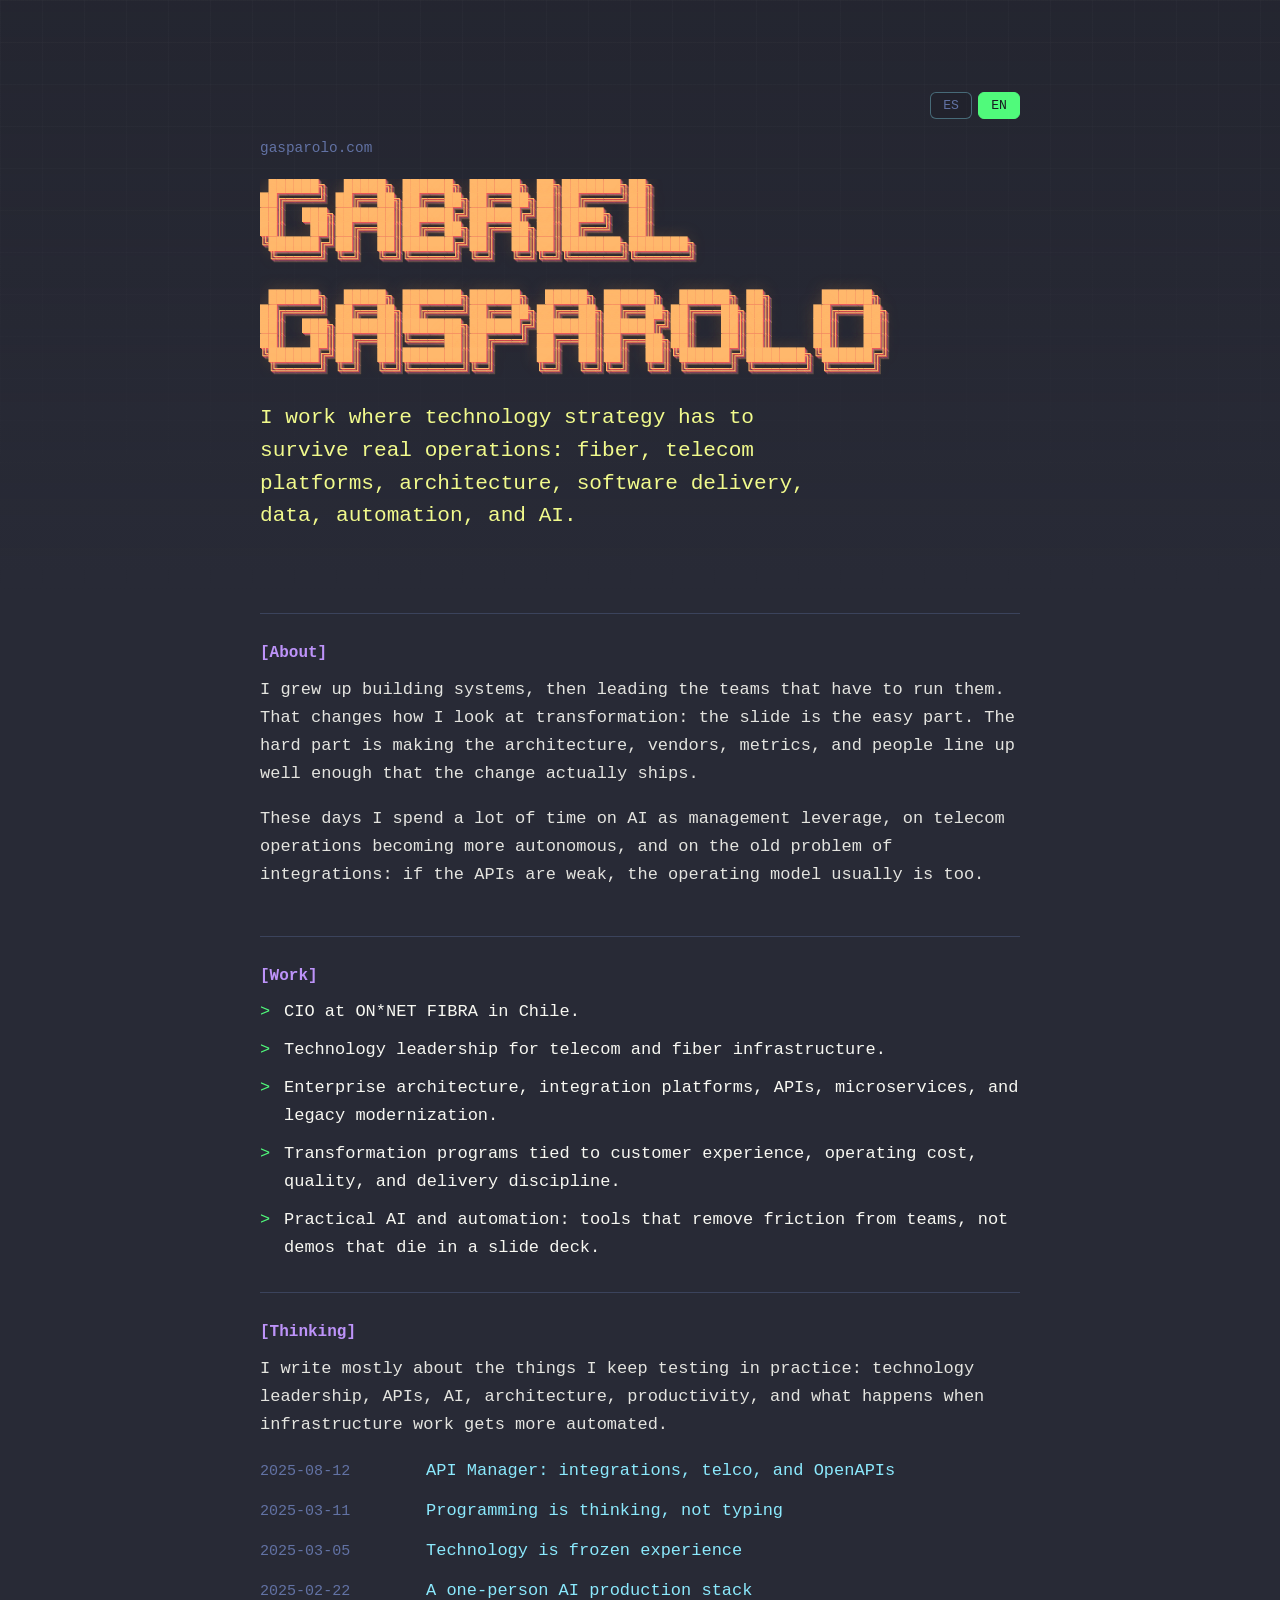
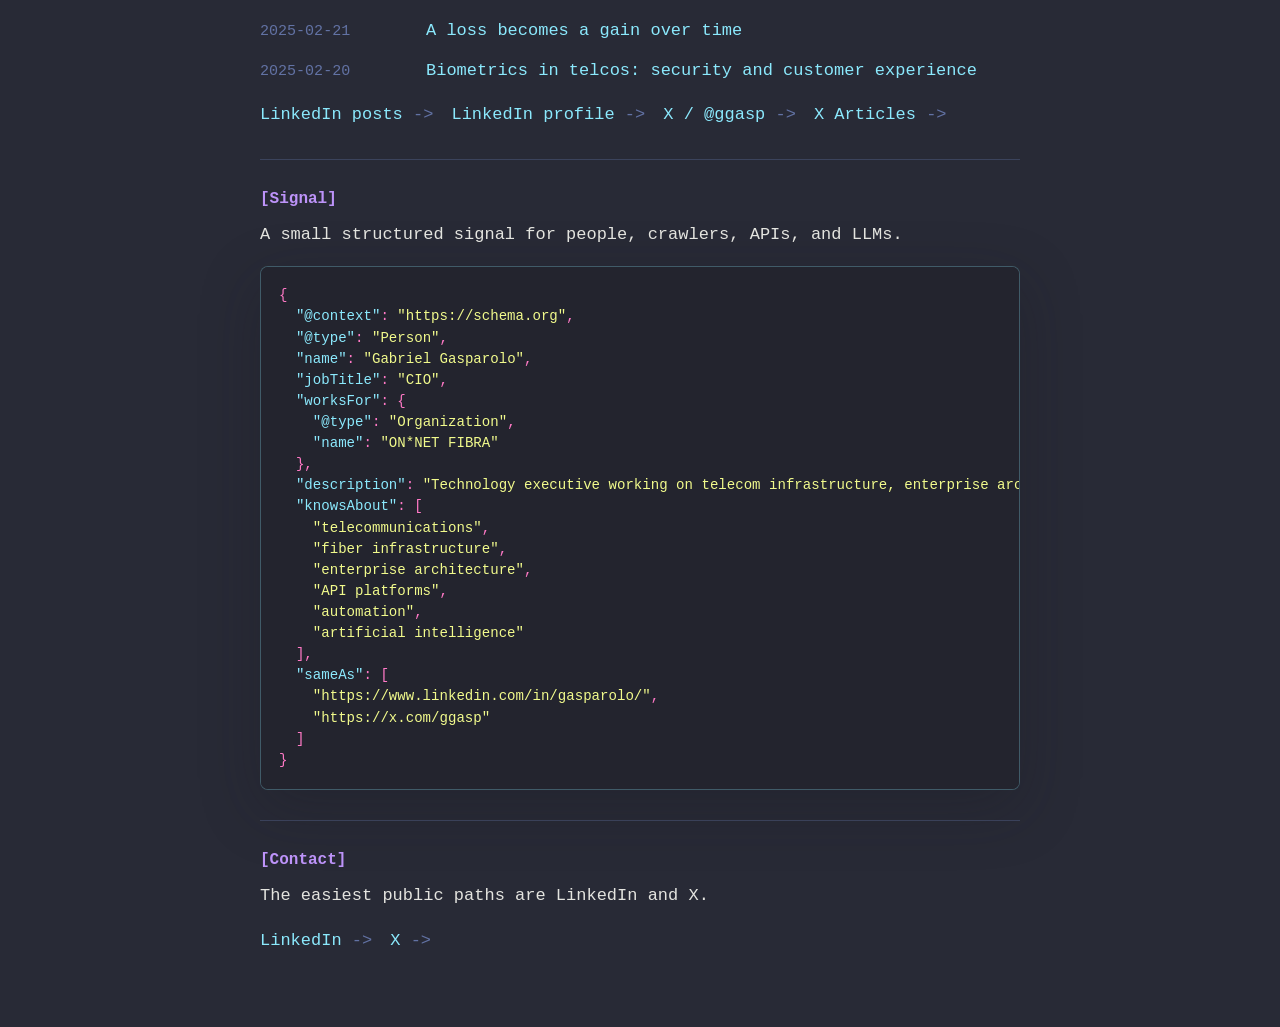
<file: index.html>
<!doctype html>
<html lang="en">
  <head>
    <meta charset="utf-8">
    <meta name="viewport" content="width=device-width, initial-scale=1">
    <meta name="color-scheme" content="dark">
    <meta
      name="description"
      content="Gabriel Gasparolo - technology executive focused on digital transformation, architecture, AI leverage, and resilient systems."
    >
    <meta property="og:title" content="Gabriel Gasparolo">
    <meta
      property="og:description"
      content="Technology executive focused on digital transformation, architecture, AI leverage, and resilient systems."
    >
    <meta property="og:type" content="website">
    <meta property="og:url" content="https://gabriel.gasparolo.com/">
    <meta name="twitter:card" content="summary">
    <title>Gabriel Gasparolo</title>
    <link rel="canonical" href="https://gabriel.gasparolo.com/">
    <link rel="icon" href="favicon.svg" type="image/svg+xml">
    <link rel="stylesheet" href="styles.css?v=202606230712">
    <script type="application/ld+json">
{
      "@context": "https://schema.org",
      "@graph": [
            {
                  "@type": "WebSite",
                  "@id": "https://gabriel.gasparolo.com/#website",
                  "url": "https://gabriel.gasparolo.com/",
                  "name": "Gabriel Gasparolo",
                  "inLanguage": [
                        "en",
                        "es"
                  ]
            },
            {
                  "@type": "ProfilePage",
                  "@id": "https://gabriel.gasparolo.com/#profile",
                  "url": "https://gabriel.gasparolo.com/",
                  "name": "Gabriel Gasparolo",
                  "isPartOf": {
                        "@id": "https://gabriel.gasparolo.com/#website"
                  },
                  "about": {
                        "@id": "https://gabriel.gasparolo.com/#person"
                  },
                  "inLanguage": [
                        "en",
                        "es"
                  ]
            },
            {
                  "@type": "Person",
                  "@id": "https://gabriel.gasparolo.com/#person",
                  "name": "Gabriel Gasparolo",
                  "givenName": "Gabriel",
                  "familyName": "Gasparolo",
                  "jobTitle": "CIO",
                  "worksFor": {
                        "@id": "https://www.onnetfibra.cl/#organization"
                  },
                  "description": "Technology executive focused on telecom infrastructure, enterprise architecture, software delivery, data, automation, and AI.",
                  "knowsAbout": [
                        "telecommunications",
                        "fiber infrastructure",
                        "enterprise architecture",
                        "API platforms",
                        "software delivery",
                        "digital transformation",
                        "automation",
                        "artificial intelligence",
                        "data platforms"
                  ],
                  "sameAs": [
                        "https://www.linkedin.com/in/gasparolo/",
                        "https://x.com/ggasp"
                  ]
            },
            {
                  "@type": "Organization",
                  "@id": "https://www.onnetfibra.cl/#organization",
                  "name": "ON*NET FIBRA",
                  "url": "https://www.onnetfibra.cl/"
            }
      ]
}
    </script>

    <script>
      (() => {
        const supported = new Set(["en", "es"]);
        const browserLanguages = navigator.languages || [navigator.language || ""];
        const timeZone = Intl.DateTimeFormat().resolvedOptions().timeZone || "";
        let stored = "";
        try {
          stored = localStorage.getItem("siteLanguage") || "";
        } catch {
          stored = "";
        }
        const inferred =
          browserLanguages.some(lang => lang.toLowerCase().startsWith("es")) ||
          /America\/(Santiago|Buenos_Aires|Argentina|Cordoba)/.test(timeZone)
            ? "es"
            : "en";

        function setLanguage(language) {
          const lang = supported.has(language) ? language : inferred;
          document.documentElement.lang = lang;
          document.body.dataset.language = lang;
          document.querySelectorAll("[data-lang]").forEach(element => {
            element.style.display = element.dataset.lang === lang ? "" : "none";
          });
          try {
            localStorage.setItem("siteLanguage", lang);
          } catch {
            /* Private browsing can disable storage; the selector still works. */
          }
          document.querySelectorAll("[data-language-option]").forEach(button => {
            const active = button.dataset.languageOption === lang;
            button.setAttribute("aria-pressed", active ? "true" : "false");
          });
        }

        document.addEventListener("DOMContentLoaded", () => {
          document.querySelectorAll("[data-language-option]").forEach(button => {
            button.addEventListener("click", () => setLanguage(button.dataset.languageOption));
          });
          setLanguage(stored || inferred);
        });
      })();
    </script>

  </head>
  <body data-language="en">
    <main class="page" aria-label="Personal site">
      <nav class="language-switcher" aria-label="Language">
        <button type="button" data-language-option="es" aria-pressed="false">ES</button>
        <button type="button" data-language-option="en" aria-pressed="false">EN</button>
      </nav>
      <section class="intro" aria-labelledby="name">
        <p class="eyebrow">gasparolo.com</p>
        <h1 id="name" class="sr-only">Gabriel Gasparolo</h1>
        <pre class="ascii-name" aria-hidden="true"><span class="ascii-orange"> ██████╗  █████╗ ██████╗ ██████╗ ██╗███████╗██╗</span>
<span class="ascii-pink">██╔════╝ ██╔══██╗██╔══██╗██╔══██╗██║██╔════╝██║</span>
<span class="ascii-purple">██║  ███╗███████║██████╔╝██████╔╝██║█████╗  ██║</span>
<span class="ascii-cyan">██║   ██║██╔══██║██╔══██╗██╔══██╗██║██╔══╝  ██║</span>
<span class="ascii-green">╚██████╔╝██║  ██║██████╔╝██║  ██║██║███████╗███████╗</span>
<span class="ascii-comment"> ╚═════╝ ╚═╝  ╚═╝╚═════╝ ╚═╝  ╚═╝╚═╝╚══════╝╚══════╝</span>
<span class="ascii-gap"></span>
<span class="ascii-orange"> ██████╗  █████╗ ███████╗██████╗  █████╗ ██████╗  ██████╗ ██╗      ██████╗ </span>
<span class="ascii-pink">██╔════╝ ██╔══██╗██╔════╝██╔══██╗██╔══██╗██╔══██╗██╔═══██╗██║     ██╔═══██╗</span>
<span class="ascii-purple">██║  ███╗███████║███████╗██████╔╝███████║██████╔╝██║   ██║██║     ██║   ██║</span>
<span class="ascii-cyan">██║   ██║██╔══██║╚════██║██╔═══╝ ██╔══██║██╔══██╗██║   ██║██║     ██║   ██║</span>
<span class="ascii-green">╚██████╔╝██║  ██║███████║██║     ██║  ██║██║  ██║╚██████╔╝███████╗╚██████╔╝</span>
<span class="ascii-comment"> ╚═════╝ ╚═╝  ╚═╝╚══════╝╚═╝     ╚═╝  ╚═╝╚═╝  ╚═╝ ╚═════╝ ╚══════╝ ╚═════╝ </span></pre>
        <p class="lead" data-lang="en">
          I work where technology strategy has to survive real operations: fiber,
          telecom platforms, architecture, software delivery, data, automation, and AI.
        </p>
        <p class="lead" data-lang="es">
          Trabajo donde la estrategia tecnológica tiene que sobrevivir a la operación
          real: fibra, plataformas telco, arquitectura, desarrollo, datos,
          automatización e IA.
        </p>
      </section>

      <section class="section" aria-labelledby="about">
        <h2 id="about"><span data-lang="en">[About]</span><span data-lang="es">[Acerca]</span></h2>
        <p data-lang="en">
          I grew up building systems, then leading the teams that have to run them.
          That changes how I look at transformation: the slide is the easy part. The
          hard part is making the architecture, vendors, metrics, and people line up
          well enough that the change actually ships.
        </p>
        <p data-lang="es">
          Crecí construyendo sistemas y después liderando los equipos que tienen que
          operarlos. Eso cambia la forma de mirar la transformación: la presentación es
          la parte fácil. Lo difícil es hacer que arquitectura, proveedores, métricas y
          personas se ordenen lo suficiente como para que el cambio llegue a producción.
        </p>
        <p data-lang="en">
          These days I spend a lot of time on AI as management leverage, on telecom
          operations becoming more autonomous, and on the old problem of integrations:
          if the APIs are weak, the operating model usually is too.
        </p>
        <p data-lang="es">
          Últimamente estoy muy metido en la IA como palanca de gestión, en operaciones
          telco cada vez más autónomas y en el viejo problema de las integraciones: si
          las APIs son débiles, normalmente el modelo operativo también lo es.
        </p>
      </section>

      <section class="section" aria-labelledby="work">
        <h2 id="work"><span data-lang="en">[Work]</span><span data-lang="es">[Trabajo]</span></h2>
        <ul class="plain-list" data-lang="en">
          <li>CIO at ON*NET FIBRA in Chile.</li>
          <li>Technology leadership for telecom and fiber infrastructure.</li>
          <li>Enterprise architecture, integration platforms, APIs, microservices, and legacy modernization.</li>
          <li>Transformation programs tied to customer experience, operating cost, quality, and delivery discipline.</li>
          <li>Practical AI and automation: tools that remove friction from teams, not demos that die in a slide deck.</li>
        </ul>
        <ul class="plain-list" data-lang="es">
          <li>Actualmente CIO en ON*NET FIBRA.</li>
          <li>Liderazgo tecnológico en telecomunicaciones e infraestructura de fibra en Chile.</li>
          <li>Arquitectura empresarial, plataformas de integración, APIs, microservicios y modernización de legados.</li>
          <li>Programas de transformación conectados con experiencia de cliente, costo operativo, calidad y disciplina de entrega.</li>
          <li>IA y automatización práctica: herramientas que le sacan fricción al trabajo, no demos que mueren en una presentación.</li>
        </ul>
      </section>

      <section class="section" aria-labelledby="thinking">
        <h2 id="thinking"><span data-lang="en">[Thinking]</span><span data-lang="es">[Ideas]</span></h2>
        <p data-lang="en">
          I write mostly about the things I keep testing in practice: technology
          leadership, APIs, AI, architecture, productivity, and what happens when
          infrastructure work gets more automated.
        </p>
        <p data-lang="es">
          Escribo sobre las cosas que voy probando en la práctica: liderazgo
          tecnológico, APIs, IA, arquitectura, productividad y qué pasa cuando el
          trabajo de infraestructura se automatiza cada vez más.
        </p>
        <ol class="post-list" aria-label="Selected posts">
          <li>
            <time datetime="2025-08-12">2025-08-12</time>
            <a href="https://www.linkedin.com/feed/update/urn:li:activity:7361163410534793216/">
              API Manager: integrations, telco, and OpenAPIs
            </a>
          </li>
          <li>
            <time datetime="2025-03-11">2025-03-11</time>
            <a href="https://www.linkedin.com/feed/update/urn:li:activity:7305291379562213377/">
              Programming is thinking, not typing
            </a>
          </li>
          <li>
            <time datetime="2025-03-05">2025-03-05</time>
            <a href="https://www.linkedin.com/feed/update/urn:li:activity:7303195611472809985/">
              Technology is frozen experience
            </a>
          </li>
          <li>
            <time datetime="2025-02-22">2025-02-22</time>
            <a href="https://www.linkedin.com/feed/update/urn:li:activity:7299065700051046400/">
              A one-person AI production stack
            </a>
          </li>
          <li>
            <time datetime="2025-02-21">2025-02-21</time>
            <a href="https://www.linkedin.com/feed/update/urn:li:activity:7298672898636984320/">
              A loss becomes a gain over time
            </a>
          </li>
          <li>
            <time datetime="2025-02-20">2025-02-20</time>
            <a href="https://www.linkedin.com/feed/update/urn:li:activity:7298380167263969280/">
              Biometrics in telcos: security and customer experience
            </a>
          </li>
        </ol>
        <div class="links" aria-label="Writing and posts">
          <a href="https://www.linkedin.com/in/gasparolo/recent-activity/all/" rel="me"><span data-lang="en">LinkedIn posts</span><span data-lang="es">Posts en LinkedIn</span></a>
          <a href="https://www.linkedin.com/in/gasparolo/" rel="me"><span data-lang="en">LinkedIn profile</span><span data-lang="es">Perfil de LinkedIn</span></a>
          <a href="https://x.com/ggasp" rel="me">X / @ggasp</a>
          <a href="https://x.com/ggasp/articles" rel="me">X Articles</a>
        </div>
      </section>

      <section class="section" aria-labelledby="signal">
        <h2 id="signal"><span data-lang="en">[Signal]</span><span data-lang="es">[Señal]</span></h2>
        <p data-lang="en">
          A small structured signal for people, crawlers, APIs, and LLMs.
        </p>
        <p data-lang="es">
          Una pequeña señal estructurada para personas, crawlers, APIs y LLMs.
        </p>
        <pre class="terminal json-signal" data-lang="en" aria-label="JSON-LD signal for Gabriel Gasparolo"><code><span class="json-punctuation">{</span>
  <span class="json-key">&quot;@context&quot;</span><span class="json-punctuation">:</span> <span class="json-string">&quot;https://schema.org&quot;</span><span class="json-punctuation">,</span>
  <span class="json-key">&quot;@type&quot;</span><span class="json-punctuation">:</span> <span class="json-string">&quot;Person&quot;</span><span class="json-punctuation">,</span>
  <span class="json-key">&quot;name&quot;</span><span class="json-punctuation">:</span> <span class="json-string">&quot;Gabriel Gasparolo&quot;</span><span class="json-punctuation">,</span>
  <span class="json-key">&quot;jobTitle&quot;</span><span class="json-punctuation">:</span> <span class="json-string">&quot;CIO&quot;</span><span class="json-punctuation">,</span>
  <span class="json-key">&quot;worksFor&quot;</span><span class="json-punctuation">:</span> <span class="json-punctuation">{</span>
    <span class="json-key">&quot;@type&quot;</span><span class="json-punctuation">:</span> <span class="json-string">&quot;Organization&quot;</span><span class="json-punctuation">,</span>
    <span class="json-key">&quot;name&quot;</span><span class="json-punctuation">:</span> <span class="json-string">&quot;ON*NET FIBRA&quot;</span>
  <span class="json-punctuation">}</span><span class="json-punctuation">,</span>
  <span class="json-key">&quot;description&quot;</span><span class="json-punctuation">:</span> <span class="json-string">&quot;Technology executive working on telecom infrastructure, enterprise architecture, software delivery, automation, data, and AI.&quot;</span><span class="json-punctuation">,</span>
  <span class="json-key">&quot;knowsAbout&quot;</span><span class="json-punctuation">:</span> <span class="json-punctuation">[</span>
    <span class="json-string">&quot;telecommunications&quot;</span><span class="json-punctuation">,</span>
    <span class="json-string">&quot;fiber infrastructure&quot;</span><span class="json-punctuation">,</span>
    <span class="json-string">&quot;enterprise architecture&quot;</span><span class="json-punctuation">,</span>
    <span class="json-string">&quot;API platforms&quot;</span><span class="json-punctuation">,</span>
    <span class="json-string">&quot;automation&quot;</span><span class="json-punctuation">,</span>
    <span class="json-string">&quot;artificial intelligence&quot;</span>
  <span class="json-punctuation">]</span><span class="json-punctuation">,</span>
  <span class="json-key">&quot;sameAs&quot;</span><span class="json-punctuation">:</span> <span class="json-punctuation">[</span>
    <span class="json-string">&quot;https://www.linkedin.com/in/gasparolo/&quot;</span><span class="json-punctuation">,</span>
    <span class="json-string">&quot;https://x.com/ggasp&quot;</span>
  <span class="json-punctuation">]</span>
<span class="json-punctuation">}</span></code></pre>
        <pre class="terminal json-signal" data-lang="es" aria-label="Señal JSON-LD para Gabriel Gasparolo"><code><span class="json-punctuation">{</span>
  <span class="json-key">&quot;@context&quot;</span><span class="json-punctuation">:</span> <span class="json-string">&quot;https://schema.org&quot;</span><span class="json-punctuation">,</span>
  <span class="json-key">&quot;@type&quot;</span><span class="json-punctuation">:</span> <span class="json-string">&quot;Person&quot;</span><span class="json-punctuation">,</span>
  <span class="json-key">&quot;name&quot;</span><span class="json-punctuation">:</span> <span class="json-string">&quot;Gabriel Gasparolo&quot;</span><span class="json-punctuation">,</span>
  <span class="json-key">&quot;jobTitle&quot;</span><span class="json-punctuation">:</span> <span class="json-string">&quot;CIO&quot;</span><span class="json-punctuation">,</span>
  <span class="json-key">&quot;worksFor&quot;</span><span class="json-punctuation">:</span> <span class="json-punctuation">{</span>
    <span class="json-key">&quot;@type&quot;</span><span class="json-punctuation">:</span> <span class="json-string">&quot;Organization&quot;</span><span class="json-punctuation">,</span>
    <span class="json-key">&quot;name&quot;</span><span class="json-punctuation">:</span> <span class="json-string">&quot;ON*NET FIBRA&quot;</span>
  <span class="json-punctuation">}</span><span class="json-punctuation">,</span>
  <span class="json-key">&quot;description&quot;</span><span class="json-punctuation">:</span> <span class="json-string">&quot;Ejecutivo de tecnología trabajando en infraestructura telco, arquitectura empresarial, desarrollo de software, automatización, datos e IA.&quot;</span><span class="json-punctuation">,</span>
  <span class="json-key">&quot;knowsAbout&quot;</span><span class="json-punctuation">:</span> <span class="json-punctuation">[</span>
    <span class="json-string">&quot;telecomunicaciones&quot;</span><span class="json-punctuation">,</span>
    <span class="json-string">&quot;infraestructura de fibra&quot;</span><span class="json-punctuation">,</span>
    <span class="json-string">&quot;arquitectura empresarial&quot;</span><span class="json-punctuation">,</span>
    <span class="json-string">&quot;plataformas API&quot;</span><span class="json-punctuation">,</span>
    <span class="json-string">&quot;automatización&quot;</span><span class="json-punctuation">,</span>
    <span class="json-string">&quot;inteligencia artificial&quot;</span>
  <span class="json-punctuation">]</span><span class="json-punctuation">,</span>
  <span class="json-key">&quot;sameAs&quot;</span><span class="json-punctuation">:</span> <span class="json-punctuation">[</span>
    <span class="json-string">&quot;https://www.linkedin.com/in/gasparolo/&quot;</span><span class="json-punctuation">,</span>
    <span class="json-string">&quot;https://x.com/ggasp&quot;</span>
  <span class="json-punctuation">]</span>
<span class="json-punctuation">}</span></code></pre>
      </section>

      <section class="section contact" aria-labelledby="contact">
        <h2 id="contact"><span data-lang="en">[Contact]</span><span data-lang="es">[Contacto]</span></h2>
        <p data-lang="en">
          The easiest public paths are LinkedIn and X.
        </p>
        <p data-lang="es">
          Los caminos públicos más simples son LinkedIn y X.
        </p>
        <div class="links">
          <a href="https://www.linkedin.com/in/gasparolo/" rel="me">LinkedIn</a>
          <a href="https://x.com/ggasp" rel="me">X</a>
        </div>
      </section>
    </main>
  </body>
</html>
</file>
<file: styles.css>
:root {
  --background: #282a36;
  --background-dark: #21222c;
  --background-darker: #191a21;
  --background-light: #343746;
  --background-lighter: #424450;
  --selection: #44475a;
  --foreground: #f8f8f2;
  --comment: #6272a4;
  --cyan: #8be9fd;
  --green: #50fa7b;
  --orange: #ffb86c;
  --pink: #ff79c6;
  --purple: #bd93f9;
  --red: #ff5555;
  --yellow: #f1fa8c;
  --link: #8be9fd;
  --focus: #815cd6;
}

* {
  box-sizing: border-box;
}

::selection {
  background: var(--selection);
  color: var(--foreground);
}

html {
  min-height: 100%;
  background: var(--background);
}

body {
  min-height: 100%;
  margin: 0;
  color: var(--foreground);
  background:
    linear-gradient(180deg, rgba(25, 26, 33, 0.28), transparent 36rem),
    var(--background);
  font-family:
    ui-monospace, "SFMono-Regular", "SF Mono", Consolas, "Liberation Mono",
    Menlo, monospace;
  font-size: 17px;
  line-height: 1.65;
  letter-spacing: 0;
}

body::before {
  position: fixed;
  inset: 0;
  pointer-events: none;
  content: "";
  background-image:
    linear-gradient(rgba(248, 248, 242, 0.024) 1px, transparent 1px),
    linear-gradient(90deg, rgba(248, 248, 242, 0.018) 1px, transparent 1px);
  background-size: 42px 42px;
  mask-image: linear-gradient(to bottom, black, transparent 72%);
}

a {
  color: var(--link);
  text-decoration: none;
  text-decoration-thickness: 1px;
  text-underline-offset: 0.18em;
}

a:hover {
  color: var(--green);
  text-decoration: underline;
}

a:focus-visible {
  outline: 2px solid var(--focus);
  outline-offset: 4px;
}

.page {
  width: min(760px, calc(100% - 40px));
  margin: 0 auto;
  padding: clamp(44px, 8vw, 92px) 0 72px;
}

.language-switcher {
  display: flex;
  justify-content: flex-end;
  gap: 6px;
  margin-bottom: 18px;
}

.language-switcher button {
  min-width: 42px;
  border: 1px solid rgba(139, 233, 253, 0.36);
  border-radius: 6px;
  padding: 6px 10px;
  color: var(--comment);
  background: rgba(33, 34, 44, 0.78);
  font: inherit;
  font-size: 0.82rem;
  line-height: 1;
  letter-spacing: 0;
  cursor: pointer;
}

.language-switcher button:hover {
  color: var(--foreground);
  border-color: rgba(139, 233, 253, 0.68);
}

.language-switcher button:focus-visible {
  outline: 2px solid var(--focus);
  outline-offset: 3px;
}

.language-switcher button[aria-pressed="true"] {
  color: var(--background-darker);
  border-color: var(--green);
  background: var(--green);
}

.intro {
  min-height: 42vh;
  display: grid;
  align-content: center;
  padding-bottom: clamp(28px, 5vw, 60px);
  container-type: inline-size;
}

.eyebrow {
  margin: 0 0 18px;
  color: var(--comment);
  font-size: 0.9rem;
}

h1,
h2,
p {
  margin-top: 0;
}

.sr-only {
  position: absolute;
  width: 1px;
  height: 1px;
  overflow: hidden;
  clip: rect(0, 0, 0, 0);
  white-space: nowrap;
}

.ascii-name {
  width: 100%;
  max-width: 100%;
  margin: 0 0 24px;
  overflow: hidden;
  color: var(--foreground);
  font: 850 clamp(0.34rem, 1.84cqw, 0.96rem) / 1.04
    ui-monospace, "SFMono-Regular", "SF Mono", Consolas, "Liberation Mono",
    Menlo, monospace;
  letter-spacing: 0;
  text-shadow:
    1px 1px 0 rgba(255, 85, 85, 0.78),
    2px 2px 0 rgba(255, 121, 198, 0.36),
    3px 3px 0 rgba(255, 184, 108, 0.28),
    0 0 18px rgba(255, 184, 108, 0.22);
  white-space: pre;
}

.ascii-name span:not(.ascii-gap) {
  color: var(--orange);
}

.ascii-orange,
.ascii-cyan,
.ascii-purple,
.ascii-pink,
.ascii-green,
.ascii-yellow,
.ascii-comment {
  color: var(--orange);
}

.ascii-gap {
  display: block;
  height: 0.68em;
}

h2 {
  margin-bottom: 12px;
  color: var(--purple);
  font-size: 1rem;
  line-height: 1.2;
  font-weight: 650;
}

p {
  color: rgba(248, 248, 242, 0.9);
}

.lead {
  max-width: 36rem;
  color: var(--yellow);
  font-size: clamp(1.08rem, 2.4vw, 1.32rem);
  line-height: 1.55;
}

.note {
  margin-top: 14px;
  color: var(--comment);
  font-size: 0.94rem;
}

.section {
  padding: 30px 0;
  border-top: 1px solid rgba(98, 114, 164, 0.34);
}

.section p:last-child,
.plain-list:last-child,
.links:last-child {
  margin-bottom: 0;
}

.plain-list {
  display: grid;
  gap: 10px;
  margin: 0;
  padding: 0;
  list-style: none;
}

.plain-list li {
  position: relative;
  padding-left: 24px;
}

.plain-list li::before {
  position: absolute;
  left: 0;
  color: var(--green);
  content: ">";
}

.post-list {
  display: grid;
  gap: 12px;
  margin: 18px 0 0;
  padding: 0;
  list-style: none;
}

.post-list li {
  display: grid;
  grid-template-columns: 9.5rem minmax(0, 1fr);
  gap: 14px;
  align-items: baseline;
}

.post-list time {
  color: var(--comment);
  font-size: 0.94rem;
}

.links {
  display: flex;
  flex-wrap: wrap;
  gap: 10px 18px;
  margin-top: 16px;
}

.links a {
  color: var(--cyan);
}

.links a::after {
  color: var(--comment);
  content: " ->";
}

.terminal {
  width: 100%;
  max-width: 100%;
  overflow: auto;
  border: 1px solid rgba(139, 233, 253, 0.28);
  border-radius: 8px;
  padding: 18px;
  background: color-mix(in srgb, var(--background-dark), var(--background) 24%);
  box-shadow: 0 18px 60px rgba(25, 26, 33, 0.28);
}

.terminal-row {
  white-space: nowrap;
}

.json-signal {
  margin: 16px 0 0;
  font-size: 0.88rem;
  line-height: 1.5;
  white-space: pre;
}

.json-signal code {
  color: rgba(248, 248, 242, 0.92);
}

.json-key {
  color: var(--cyan);
}

.json-string {
  color: var(--yellow);
}

.json-punctuation {
  color: var(--pink);
}

.prompt {
  color: var(--green);
}

.operator {
  color: var(--pink);
}

.value {
  color: var(--orange);
}

.contact {
  padding-bottom: 0;
}

[data-lang] {
  display: none !important;
}

body[data-language="en"] [data-lang="en"],
body[data-language="es"] [data-lang="es"] {
  display: revert !important;
}

body[data-language="en"] .plain-list[data-lang="en"],
body[data-language="es"] .plain-list[data-lang="es"] {
  display: grid !important;
}

body[data-language="en"] .terminal[data-lang="en"],
body[data-language="es"] .terminal[data-lang="es"] {
  display: block !important;
}

@media (max-width: 560px) {
  body {
    font-size: 16px;
  }

  .page {
    width: min(100% - 28px, 760px);
    padding-top: 34px;
  }

  .language-switcher {
    margin-bottom: 12px;
  }

  .intro {
    min-height: 36vh;
  }

  .ascii-name {
    font-size: clamp(0.31rem, 1.54cqw, 0.42rem);
  }

  .section {
    padding: 26px 0;
  }

  .terminal {
    padding: 14px;
    font-size: 0.9rem;
  }

  .terminal-row {
    white-space: normal;
    overflow-wrap: anywhere;
  }

  .post-list li {
    grid-template-columns: 1fr;
    gap: 0;
  }
}
</file>
